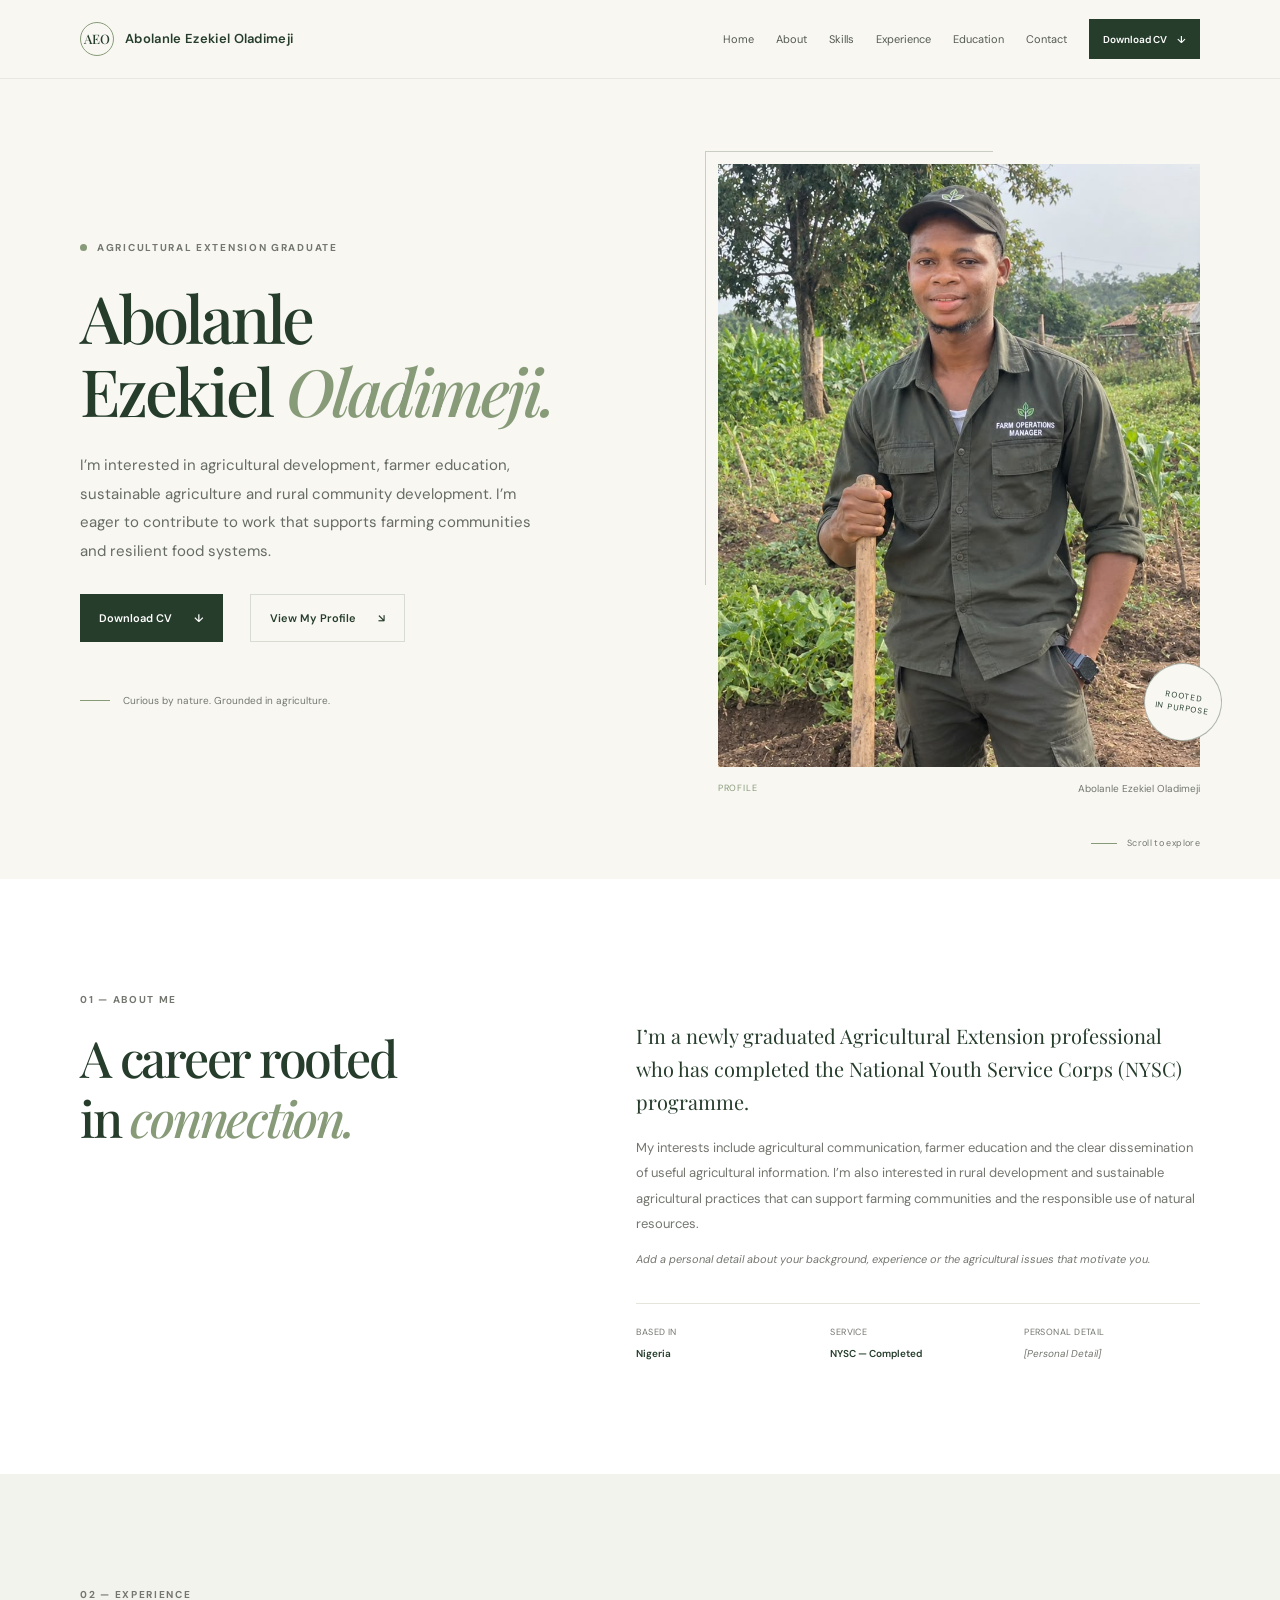
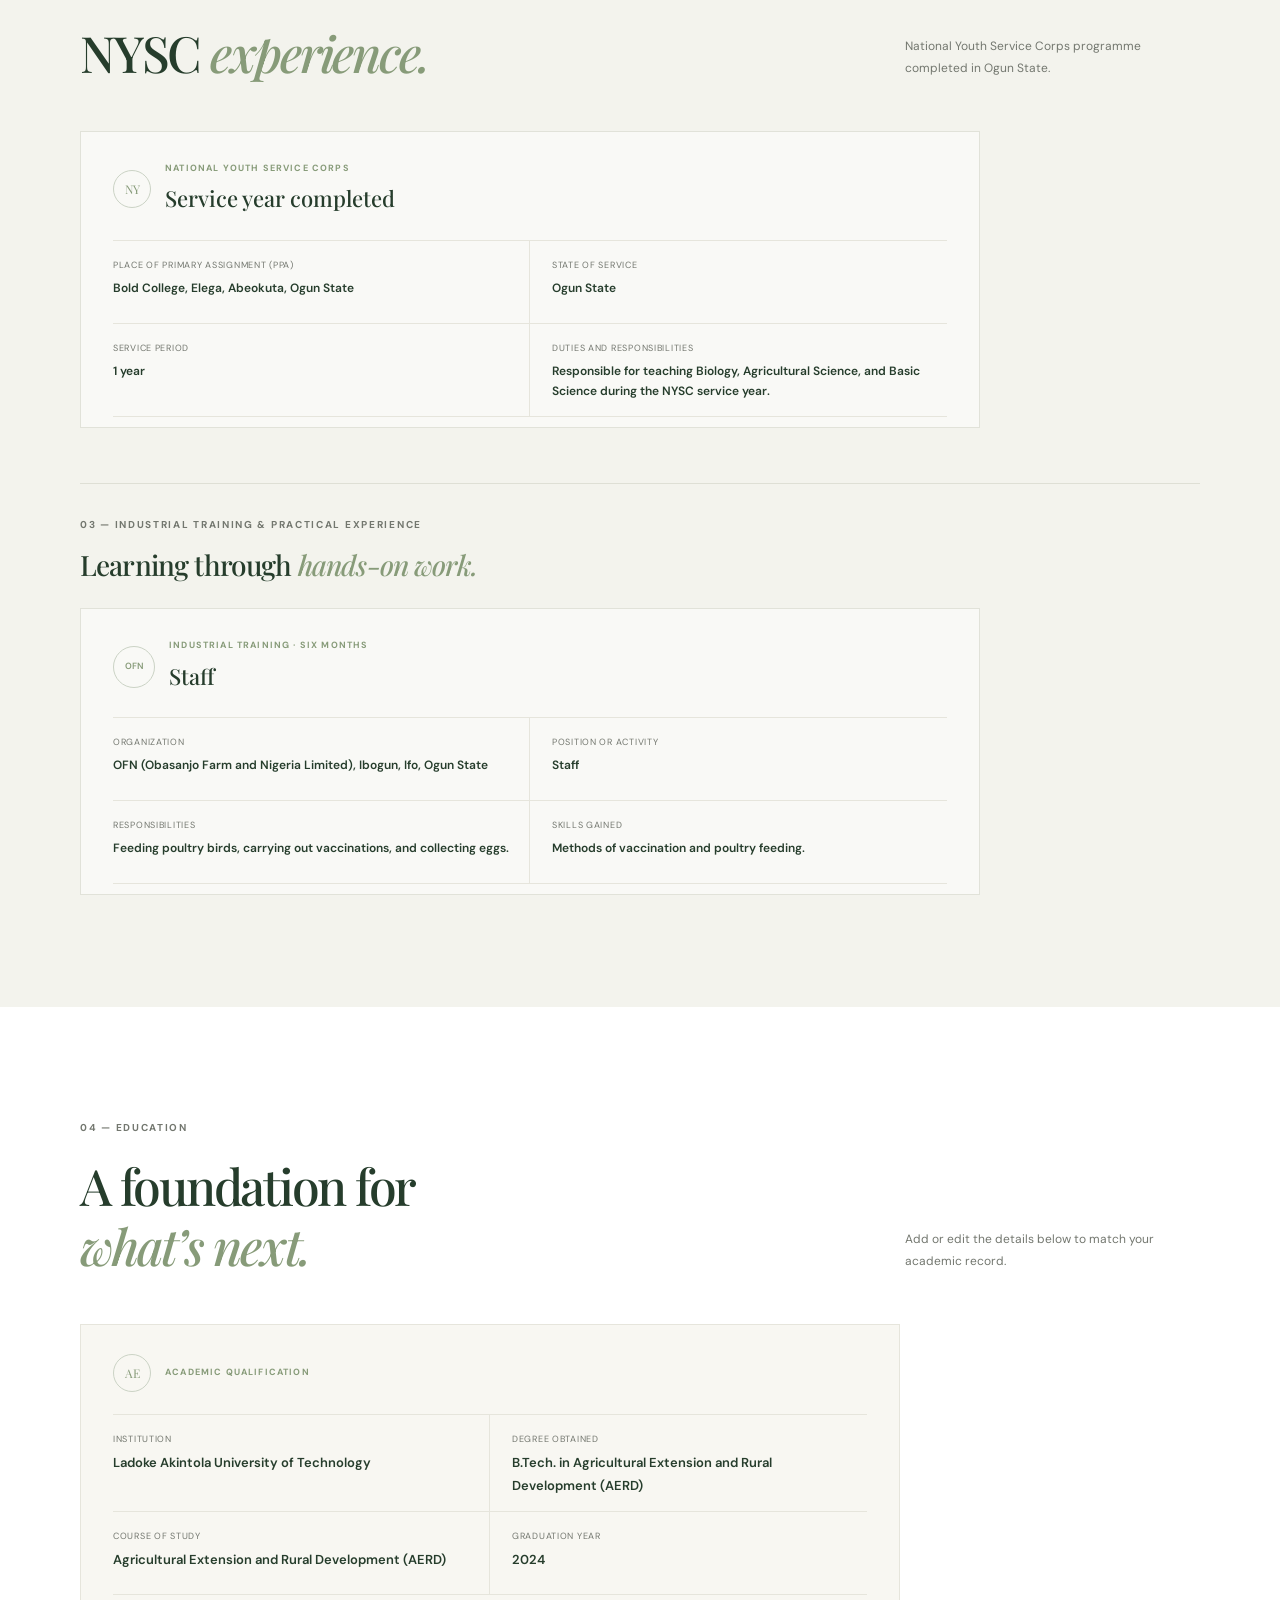
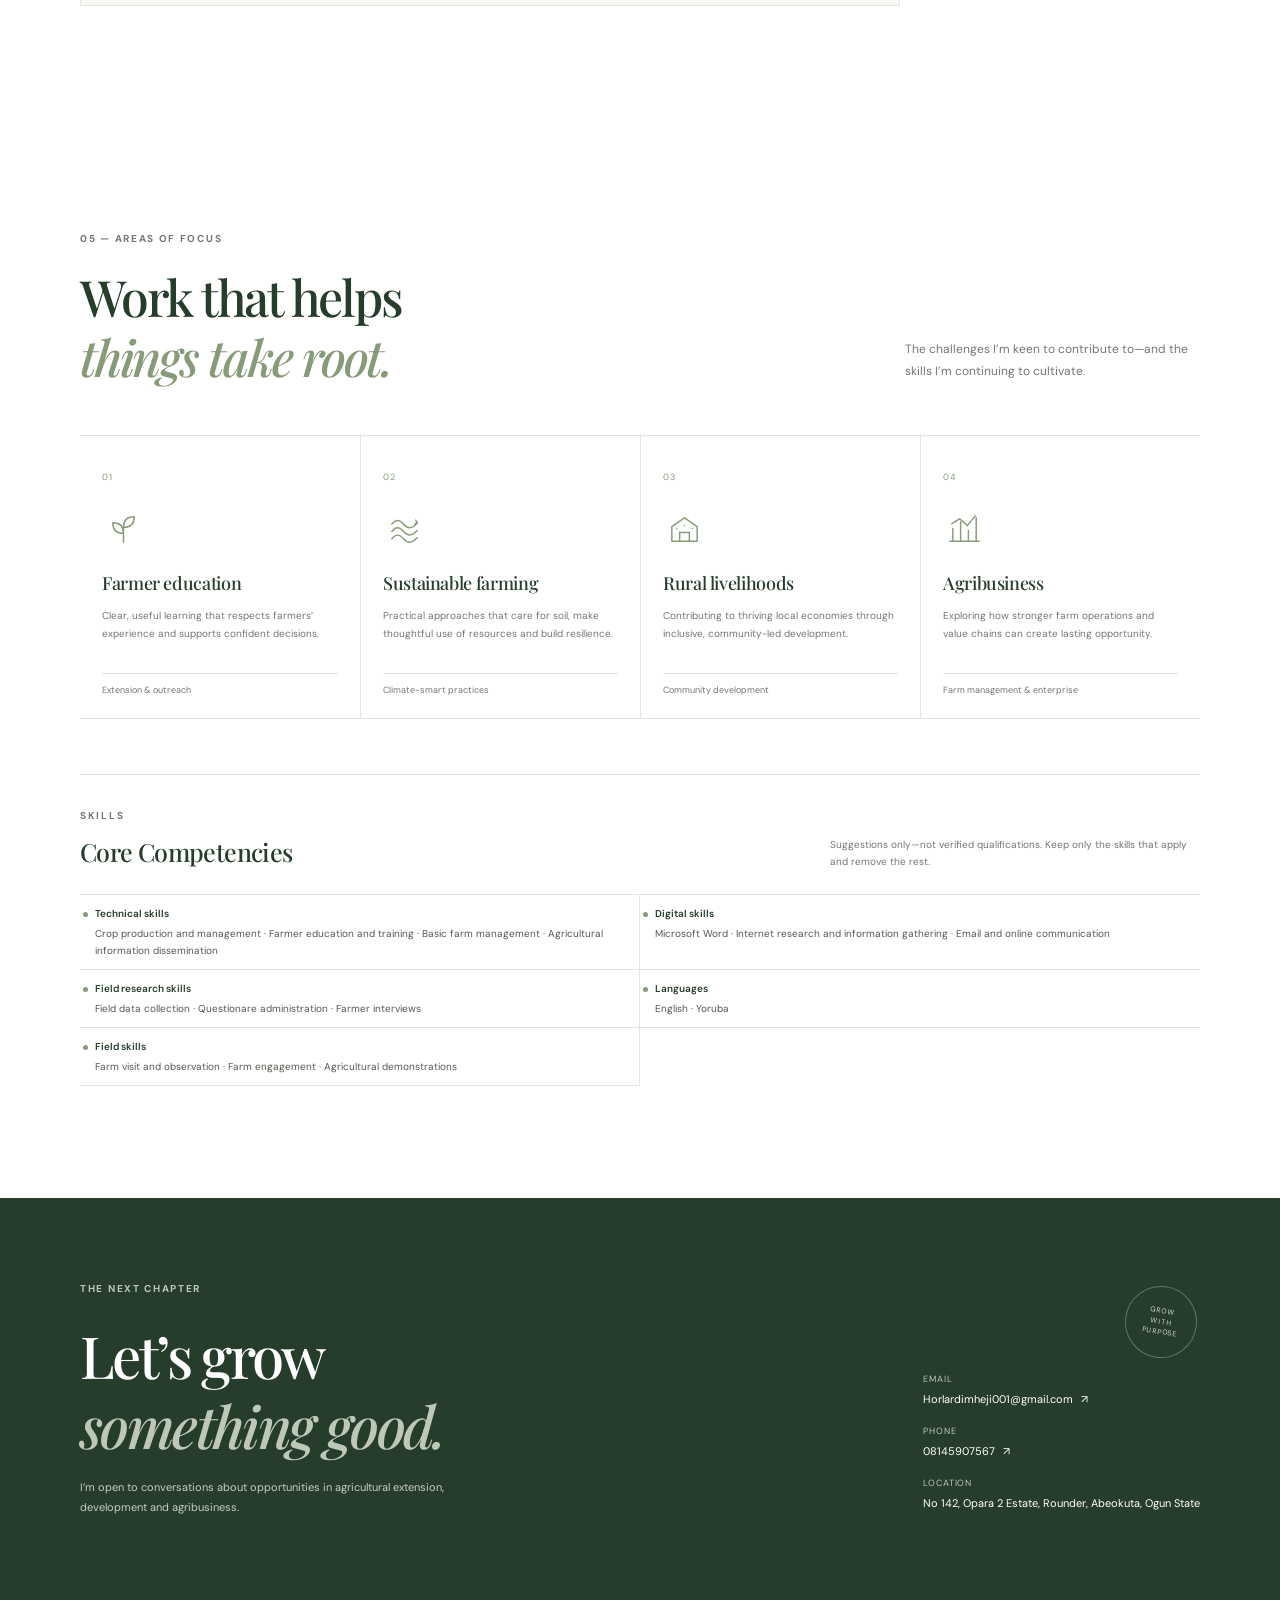
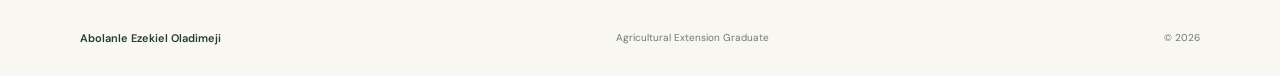
<file: index.html>
<!doctype html>
<!-- Update personal details on elements marked data-edit; keep real values here, not visible placeholders. -->
<html lang="en">
<head>
  <meta charset="utf-8">
  <meta name="viewport" content="width=device-width, initial-scale=1">
  <meta name="theme-color" content="#f8f7f2">
  <meta name="description" content="A portfolio for Abolanle Ezekiel Oladimeji, an Agricultural Extension professional interested in sustainable agriculture and rural development.">
  <title>Abolanle Ezekiel Oladimeji — Agricultural Extension</title>
  <link rel="preconnect" href="https://fonts.googleapis.com">
  <link rel="preconnect" href="https://fonts.gstatic.com" crossorigin>
  <link href="https://fonts.googleapis.com/css2?family=DM+Sans:wght@400;500;600;700&family=Playfair+Display:wght@500;600&display=swap" rel="stylesheet">
  <link rel="stylesheet" href="style.css">
  <script src="script.js" defer></script>
</head>
<body>
  <a class="skip-link" href="#main">Skip to content</a>

  <header class="site-header">
    <div class="container header-inner">
      <a class="brand" href="#home" aria-label="Abolanle Ezekiel Oladimeji, home">
        <span class="brand-mark" aria-hidden="true">AEO</span>
        <span data-edit="[Full Name]">Abolanle Ezekiel Oladimeji</span>
      </a>

      <button class="menu-toggle" type="button" aria-label="Open navigation" aria-expanded="false" aria-controls="primary-navigation">
        <span class="menu-icon" aria-hidden="true"></span>
      </button>

      <nav class="primary-navigation" id="primary-navigation" aria-label="Main navigation">
        <a href="#home">Home</a>
        <a href="#about">About</a>
        <a href="#skills">Skills</a>
        <a href="#experience">Experience</a>
        <a href="#education">Education</a>
        <a href="#contact">Contact</a>
        <a class="nav-download" href="assets/abolanle-ezekiel-oladimeji-cv.pdf" download="Abolanle-Ezekiel-Oladimeji-CV.pdf">Download CV <span aria-hidden="true">↓</span></a>
      </nav>
    </div>
  </header>

  <main id="main">
    <section class="hero section" id="home">
      <div class="container hero-grid">
        <div class="hero-copy">
          <p class="eyebrow"><span class="status-dot" aria-hidden="true"></span> Agricultural Extension Graduate</p>
          <h1 data-edit="[Full Name]">Abolanle<br>Ezekiel <em>Oladimeji.</em></h1>
          <p class="hero-intro">I’m interested in agricultural development, farmer education, sustainable agriculture and rural community development. I’m eager to contribute to work that supports farming communities and resilient food systems.</p>
          <div class="hero-actions">
            <a class="button button-primary" href="assets/abolanle-ezekiel-oladimeji-cv.pdf" download="Abolanle-Ezekiel-Oladimeji-CV.pdf">Download CV <span aria-hidden="true">↓</span></a>
            <a class="button button-secondary" href="#about">View My Profile <span aria-hidden="true">↘</span></a>
          </div>
          <div class="hero-note">
            <span class="note-line" aria-hidden="true"></span>
            <p>Curious by nature. Grounded in agriculture.</p>
          </div>
        </div>

        <div class="hero-art">
          <img src="assets/abolanle-ezekiel-oladimeji.jpg" alt="Profile photograph of Abolanle Ezekiel Oladimeji outdoors in a cultivated field">
          <div class="art-caption">
            <span class="caption-index">PROFILE</span>
            <span>Abolanle Ezekiel Oladimeji</span>
          </div>
          <span class="art-stamp" aria-hidden="true">ROOTED<br>IN PURPOSE</span>
        </div>
      </div>
      <a class="scroll-cue" href="#about"><span></span> Scroll to explore</a>
    </section>

    <section class="section about-section" id="about">
      <div class="container about-grid">
        <div class="section-heading">
          <p class="eyebrow">01 — About me</p>
          <h2>A career rooted<br>in <em>connection.</em></h2>
        </div>
        <div class="about-copy">
          <p class="lead">I’m a newly graduated Agricultural Extension professional who has completed the National Youth Service Corps (NYSC) programme.</p>
          <p>My interests include agricultural communication, farmer education and the clear dissemination of useful agricultural information. I’m also interested in rural development and sustainable agricultural practices that can support farming communities and the responsible use of natural resources.</p>
          <p class="editable-prompt">Add a personal detail about your background, experience or the agricultural issues that motivate you.</p>
          <div class="about-facts">
            <div><span class="fact-label">Based in</span><span>Nigeria</span></div>
            <div><span class="fact-label">Service</span><span>NYSC — Completed</span></div>
            <div><span class="fact-label">Personal detail</span><span class="placeholder-text" data-edit="[Personal Detail]">[Personal Detail]</span></div>
          </div>
        </div>
      </div>
    </section>

    <section class="section experience-section" id="experience">
      <div class="container">
        <div class="section-heading section-heading-row">
          <div>
            <p class="eyebrow">02 — Experience</p>
            <h2>NYSC <em>experience.</em></h2>
          </div>
          <p class="section-aside">National Youth Service Corps programme completed in Ogun State.</p>
        </div>

        <article class="nysc-card">
          <div class="nysc-card-heading">
            <span class="education-mark" aria-hidden="true">NY</span>
            <div>
              <p class="card-kicker">National Youth Service Corps</p>
              <h3>Service year completed</h3>
            </div>
          </div>
          <dl class="nysc-details">
            <div><dt>Place of primary assignment (PPA)</dt><dd data-edit="[NYSC Organization]">Bold College, Elega, Abeokuta, Ogun State</dd></div>
            <div><dt>State of service</dt><dd data-edit="[NYSC State]">Ogun State</dd></div>
            <div><dt>Service period</dt><dd data-edit="[NYSC Service Period]">1 year</dd></div>
            <div class="nysc-duties"><dt>Duties and responsibilities</dt><dd data-edit="[NYSC Duties]">Responsible for teaching Biology, Agricultural Science, and Basic Science during the NYSC service year.</dd></div>
          </dl>
        </article>

        <div class="training-heading">
          <p class="eyebrow">03 — Industrial training & practical experience</p>
          <h3>Learning through <em>hands-on work.</em></h3>
        </div>
        <article class="training-card">
          <div class="training-card-heading">
            <span class="education-mark" aria-hidden="true">OFN</span>
            <div>
              <p class="card-kicker">Industrial training · Six months</p>
              <h3>Staff</h3>
            </div>
          </div>
          <dl class="training-details">
            <div class="training-organization"><dt>Organization</dt><dd data-edit="[Training Organization]">OFN (Obasanjo Farm and Nigeria Limited), Ibogun, Ifo, Ogun State</dd></div>
            <div><dt>Position or activity</dt><dd data-edit="[Position or Activity]">Staff</dd></div>
            <div class="training-responsibilities"><dt>Responsibilities</dt><dd data-edit="[Training Responsibilities]">Feeding poultry birds, carrying out vaccinations, and collecting eggs.</dd></div>
            <div class="training-skills"><dt>Skills gained</dt><dd data-edit="[Skills Gained]">Methods of vaccination and poultry feeding.</dd></div>
          </dl>
        </article>

      </div>
    </section>

    <section class="section education-section" id="education">
      <div class="container">
        <div class="section-heading section-heading-row">
          <div>
            <p class="eyebrow">04 — Education</p>
            <h2>A foundation for<br><em>what’s next.</em></h2>
          </div>
          <p class="section-aside">Add or edit the details below to match your academic record.</p>
        </div>
        <article class="education-card">
          <div class="education-card-heading">
            <span class="education-mark" aria-hidden="true">AE</span>
            <span class="card-kicker">Academic qualification</span>
          </div>
          <dl class="education-details">
            <div><dt>Institution</dt><dd data-edit="[University Name]">Ladoke Akintola University of Technology</dd></div>
            <div><dt>Degree obtained</dt><dd data-edit="[Degree Obtained]">B.Tech. in Agricultural Extension and Rural Development (AERD)</dd></div>
            <div><dt>Course of study</dt><dd data-edit="[Course of Study]">Agricultural Extension and Rural Development (AERD)</dd></div>
            <div><dt>Graduation year</dt><dd data-edit="[Graduation Year]">2024</dd></div>
          </dl>
        </article>
      </div>
    </section>

    <section class="section focus-section" id="skills">
      <div class="container">
        <div class="section-heading section-heading-row">
          <div>
            <p class="eyebrow">05 — Areas of focus</p>
            <h2>Work that helps<br><em>things take root.</em></h2>
          </div>
          <p class="section-aside">The challenges I’m keen to contribute to—and the skills I’m continuing to cultivate.</p>
        </div>

        <div class="focus-grid">
          <article class="focus-card">
            <span class="focus-index">01</span>
            <div class="focus-icon" aria-hidden="true">
              <svg viewBox="0 0 40 40" fill="none"><path d="M20 33V17m0 7c-7 0-11-4-11-11 7 0 11 4 11 11Zm0-6c0-7 4-11 11-11 0 7-4 11-11 11Z" stroke="currentColor" stroke-width="1.5" stroke-linecap="round" stroke-linejoin="round"/></svg>
            </div>
            <h3>Farmer education</h3>
            <p>Clear, useful learning that respects farmers’ experience and supports confident decisions.</p>
            <span class="focus-bottom">Extension & outreach</span>
          </article>
          <article class="focus-card">
            <span class="focus-index">02</span>
            <div class="focus-icon" aria-hidden="true">
              <svg viewBox="0 0 40 40" fill="none"><path d="M7 29.5c4-5 7.5-5 12 0s8 5 14-1M7 22c4-5 7.5-5 12 0s8 5 14-1M7 14.5c4-5 7.5-5 12 0s8 5 14-1" stroke="currentColor" stroke-width="1.5" stroke-linecap="round"/><path d="M31.5 10.5 33 13l-2.5 1.5" stroke="currentColor" stroke-width="1.5" stroke-linecap="round" stroke-linejoin="round"/></svg>
            </div>
            <h3>Sustainable farming</h3>
            <p>Practical approaches that care for soil, make thoughtful use of resources and build resilience.</p>
            <span class="focus-bottom">Climate-smart practices</span>
          </article>
          <article class="focus-card">
            <span class="focus-index">03</span>
            <div class="focus-icon" aria-hidden="true">
              <svg viewBox="0 0 40 40" fill="none"><path d="M7 32V17l13-9 13 9v15H7Z" stroke="currentColor" stroke-width="1.5" stroke-linejoin="round"/><path d="M15 32v-9h10v9M12 19h.01M20 16h.01M28 19h.01" stroke="currentColor" stroke-width="1.5" stroke-linecap="round"/></svg>
            </div>
            <h3>Rural livelihoods</h3>
            <p>Contributing to thriving local economies through inclusive, community-led development.</p>
            <span class="focus-bottom">Community development</span>
          </article>
          <article class="focus-card">
            <span class="focus-index">04</span>
            <div class="focus-icon" aria-hidden="true">
              <svg viewBox="0 0 40 40" fill="none"><path d="M8 32V19m8 13V12m8 20V21m8 11V8M5 32h30" stroke="currentColor" stroke-width="1.5" stroke-linecap="round" stroke-linejoin="round"/><path d="m7 14 8-5 8 7 8-10" stroke="currentColor" stroke-width="1.5" stroke-linecap="round" stroke-linejoin="round"/></svg>
            </div>
            <h3>Agribusiness</h3>
            <p>Exploring how stronger farm operations and value chains can create lasting opportunity.</p>
            <span class="focus-bottom">Farm management & enterprise</span>
          </article>
        </div>

        <div class="competencies">
          <div class="competencies-heading">
            <div>
              <p class="eyebrow">Skills</p>
              <h3>Core Competencies</h3>
            </div>
            <p class="competencies-note">Suggestions only—not verified qualifications. Keep only the skills that apply and remove the rest.</p>
          </div>
          <ul class="competencies-list">
            <li><strong>Technical skills</strong><span>Crop production and management · Farmer education and training · Basic farm management · Agricultural information dissemination</span></li>
            <li><strong>Digital skills</strong><span>Microsoft Word · Internet research and information gathering · Email and online communication</span></li>
            <li><strong>Field research skills</strong><span>Field data collection · Questionare administration · Farmer interviews</span></li>
            <li><strong>Languages</strong><span>English · Yoruba</span></li>
            <li><strong>Field skills</strong><span>Farm visit and observation · Farm engagement · Agricultural demonstrations</span></li>
          </ul>
        </div>
      </div>
    </section>

    <section class="contact-section" id="contact">
      <div class="container contact-inner">
        <div>
          <p class="eyebrow eyebrow-light">The next chapter</p>
          <h2>Let’s grow<br><em>something good.</em></h2>
          <p class="contact-intro">I’m open to conversations about opportunities in agricultural extension, development and agribusiness.</p>
        </div>
        <div class="contact-action">
          <a class="contact-detail" data-edit="[Email Address]" href="mailto:Horlardimheji001@gmail.com?subject=Hello%20Abolanle%20Ezekiel%20Oladimeji">
            <span class="contact-label">Email</span>
            <span>Horlardimheji001@gmail.com <span aria-hidden="true">↗</span></span>
          </a>
          <a class="contact-detail" data-edit="[Phone Number]" href="tel:+2348145907567">
            <span class="contact-label">Phone</span>
            <span>08145907567 <span aria-hidden="true">↗</span></span>
          </a>
          <div class="contact-detail contact-location">
            <span class="contact-label">Location</span>
            <span data-edit="[Location]">No 142, Opara 2 Estate, Rounder, Abeokuta, Ogun State</span>
          </div>
        </div>
        <div class="contact-seal" aria-hidden="true">GROW<br>WITH<br>PURPOSE</div>
      </div>
    </section>
  </main>

  <footer class="site-footer">
    <div class="container footer-inner">
      <span class="footer-name" data-edit="[Full Name]">Abolanle Ezekiel Oladimeji</span>
      <span class="footer-title">Agricultural Extension Graduate</span>
      <span class="copyright">© <span id="current-year"></span></span>
    </div>
  </footer>
</body>
</html>
</file>
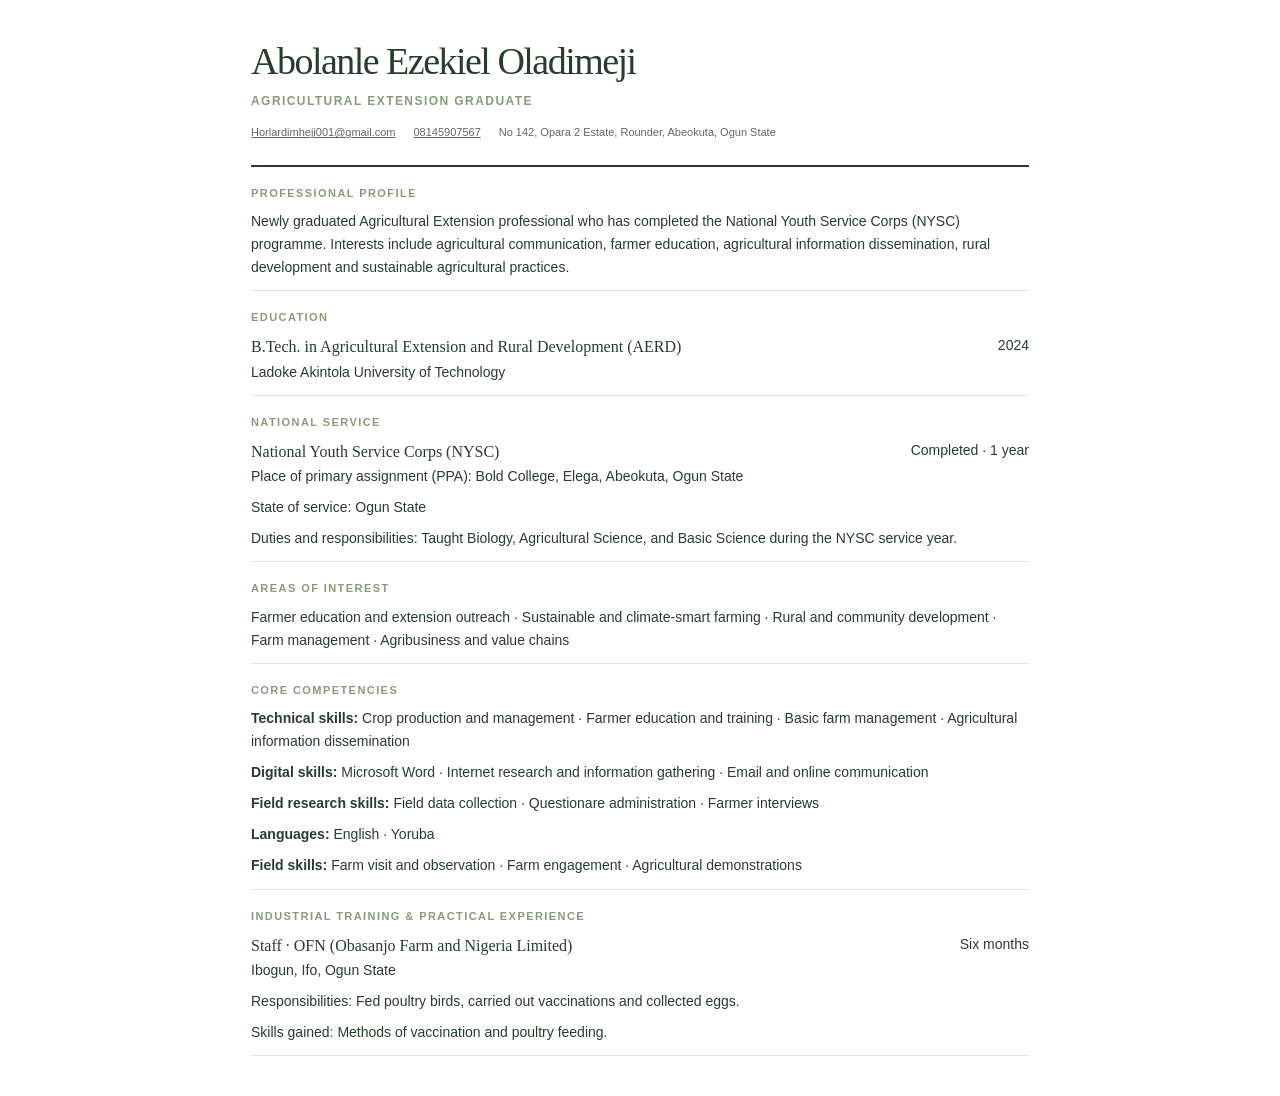
<file: assets/abolanle-ezekiel-cv.html>
<!doctype html>
<!-- Edit supplied personal details on elements marked data-edit; do not leave bracket labels as displayed CV text. -->
<html lang="en">
<head>
  <meta charset="utf-8">
  <meta name="viewport" content="width=device-width, initial-scale=1">
  <meta name="description" content="Curriculum vitae for Abolanle Ezekiel Oladimeji, Agricultural Extension graduate.">
  <title>Abolanle Ezekiel Oladimeji — CV</title>
  <style>
    :root { --forest: #263d2c; --sage: #879b79; --muted: #62685f; --line: #e1e4dc; }
    * { box-sizing: border-box; }
    body { max-width: 850px; margin: 40px auto; padding: 0 36px; color: var(--forest); font: 14px/1.65 Arial, sans-serif; }
    header { padding-bottom: 23px; border-bottom: 2px solid var(--forest); }
    h1 { margin: 0; font: 500 38px/1.15 Georgia, serif; letter-spacing: -.04em; }
    .role { margin: 8px 0 0; color: var(--sage); font-size: 12px; font-weight: bold; letter-spacing: .12em; text-transform: uppercase; }
    .contact { display: flex; flex-wrap: wrap; gap: 4px 18px; margin: 12px 0 0; color: var(--muted); font-size: 11px; font-style: normal; }
    .contact a { color: inherit; }
    section { padding: 17px 0 3px; border-bottom: 1px solid var(--line); }
    h2 { margin: 0 0 8px; color: var(--sage); font-size: 11px; letter-spacing: .13em; text-transform: uppercase; }
    p { margin: 0 0 8px; }
    .entry { display: flex; justify-content: space-between; gap: 20px; }
    .entry strong { font-family: Georgia, serif; font-size: 16px; font-weight: 500; }
    ul { margin: 5px 0 8px; padding-left: 18px; }
    @page {
      size: A4;
      margin: 14mm;
    }
    @media print {
      body { width: auto; max-width: none; margin: 0; padding: 0; font-size: 10.5px; line-height: 1.45; }
      header { padding-bottom: 12px; }
      h1 { font-size: 26px; }
      section { padding: 9px 0 2px; break-inside: avoid; }
      h2 { margin-bottom: 5px; }
      p { margin-bottom: 5px; }
      a { color: inherit; text-decoration: none; }
      * { print-color-adjust: exact; -webkit-print-color-adjust: exact; }
    }
  </style>
</head>
<body>
  <header>
    <h1 data-edit="[Full Name]">Abolanle Ezekiel Oladimeji</h1>
    <p class="role">Agricultural Extension Graduate</p>
    <address class="contact">
      <a data-edit="[Email Address]" href="mailto:Horlardimheji001@gmail.com">Horlardimheji001@gmail.com</a>
      <a data-edit="[Phone Number]" href="tel:+2348145907567">08145907567</a>
      <span data-edit="[Location]">No 142, Opara 2 Estate, Rounder, Abeokuta, Ogun State</span>
    </address>
  </header>
  <main>
    <section>
      <h2>Professional Profile</h2>
      <p>Newly graduated Agricultural Extension professional who has completed the National Youth Service Corps (NYSC) programme. Interests include agricultural communication, farmer education, agricultural information dissemination, rural development and sustainable agricultural practices.</p>
    </section>
    <section>
      <h2>Education</h2>
      <div class="entry"><strong data-edit="[Degree Obtained]">B.Tech. in Agricultural Extension and Rural Development (AERD)</strong><span data-edit="[Graduation Year]">2024</span></div>
      <p data-edit="[University Name]">Ladoke Akintola University of Technology</p>
    </section>
    <section>
      <h2>National Service</h2>
      <div class="entry"><strong>National Youth Service Corps (NYSC)</strong><span>Completed · 1 year</span></div>
      <p>Place of primary assignment (PPA): <span data-edit="[NYSC Organization]">Bold College, Elega, Abeokuta, Ogun State</span></p>
      <p>State of service: <span data-edit="[NYSC State]">Ogun State</span></p>
      <p>Duties and responsibilities: <span data-edit="[NYSC Duties]">Taught Biology, Agricultural Science, and Basic Science during the NYSC service year.</span></p>
    </section>
    <section>
      <h2>Areas of Interest</h2>
      <p>Farmer education and extension outreach · Sustainable and climate-smart farming · Rural and community development · Farm management · Agribusiness and value chains</p>
    </section>
    <section>
      <h2>Core Competencies</h2>
      <p><strong>Technical skills:</strong> Crop production and management · Farmer education and training · Basic farm management · Agricultural information dissemination</p>
      <p><strong>Digital skills:</strong> Microsoft Word · Internet research and information gathering · Email and online communication</p>
      <p><strong>Field research skills:</strong> Field data collection · Questionare administration · Farmer interviews</p>
      <p><strong>Languages:</strong> English · Yoruba</p>
      <p><strong>Field skills:</strong> Farm visit and observation · Farm engagement · Agricultural demonstrations</p>
    </section>
    <section>
      <h2>Industrial Training & Practical Experience</h2>
      <div class="entry"><strong><span data-edit="[Position or Activity]">Staff</span> · <span data-edit="[Training Organization]">OFN (Obasanjo Farm and Nigeria Limited)</span></strong><span>Six months</span></div>
      <p>Ibogun, Ifo, Ogun State</p>
      <p>Responsibilities: <span data-edit="[Training Responsibilities]">Fed poultry birds, carried out vaccinations and collected eggs.</span></p>
      <p>Skills gained: <span data-edit="[Skills Gained]">Methods of vaccination and poultry feeding.</span></p>
    </section>
  </main>
</body>
</html>
</file>
<file: style.css>
:root {
  color-scheme: light;
  --forest: #263d2c;
  --sage: #879b79;
  --cream: #f8f7f2;
  --white: #fff;
  --muted: #73776f;
  --line: #e6e5dc;
  --serif: "Playfair Display", Georgia, serif;
  --sans: "DM Sans", "Segoe UI", sans-serif;
  --content-width: 1120px;
}

* { box-sizing: border-box; }

html { scroll-behavior: smooth; scroll-padding-top: 84px; }

body {
  margin: 0;
  background: var(--cream);
  color: var(--forest);
  font-family: var(--sans);
  font-size: 15px;
  line-height: 1.7;
  -webkit-font-smoothing: antialiased;
}

a { color: inherit; text-decoration: none; }
button { font: inherit; }
img, svg { display: block; }

.container { width: min(var(--content-width), calc(100% - 64px)); margin-inline: auto; }
.section { padding-block: 112px; }
.sr-only, .skip-link:not(:focus) { position: absolute; width: 1px; height: 1px; padding: 0; margin: -1px; overflow: hidden; clip: rect(0, 0, 0, 0); white-space: nowrap; border: 0; }
.skip-link:focus { position: fixed; z-index: 20; top: 12px; left: 12px; padding: 10px 14px; background: var(--white); }

.site-header { position: sticky; z-index: 10; top: 0; background: rgba(248, 247, 242, .96); border-bottom: 1px solid rgba(38, 61, 44, .08); }
.header-inner, .primary-navigation, .brand { display: flex; align-items: center; }
.header-inner { min-height: 78px; justify-content: space-between; }
.brand { gap: 11px; font-size: 13px; font-weight: 600; letter-spacing: .025em; }
.brand-mark { display: grid; width: 34px; height: 34px; place-items: center; border: 1px solid var(--sage); border-radius: 50%; font-family: var(--serif); font-size: 13px; font-weight: 500; }
.brand-divider { padding-inline: 4px; color: var(--sage); }
.primary-navigation { gap: 22px; color: #555b52; font-size: 11px; }
.primary-navigation a { transition: color .2s ease; }
.primary-navigation a:hover, .text-link:hover, .back-to-top:hover { color: var(--sage); }
.primary-navigation .nav-download { display: inline-flex; min-height: 40px; align-items: center; gap: 9px; padding: 0 14px; background: var(--forest); color: var(--white); font-size: 10px; font-weight: 600; }
.primary-navigation .nav-download:hover { background: #344f3b; color: var(--white); }
.nav-download span, .text-link span { margin-left: 1px; }
.menu-toggle { display: none; }
:focus-visible { outline: 2px solid var(--sage); outline-offset: 4px; }

.hero { position: relative; padding-top: 72px; padding-bottom: 82px; }
.hero-grid { display: grid; grid-template-columns: 1.06fr .94fr; align-items: center; gap: 66px; }
.eyebrow { margin: 0 0 24px; color: var(--muted); font-size: 10px; font-weight: 700; letter-spacing: .17em; text-transform: uppercase; }
.hero-copy .eyebrow { display: flex; align-items: center; gap: 10px; }
.status-dot { width: 7px; height: 7px; border-radius: 50%; background: var(--sage); }
h1, h2, h3, p { margin-top: 0; }
h1, h2 { font-family: var(--serif); font-weight: 500; letter-spacing: -.045em; }
h1 { margin-bottom: 25px; font-size: clamp(44px, 5.1vw, 66px); line-height: 1.12; }
h1 em, h2 em { color: var(--sage); font-weight: 500; }
.hero-intro { max-width: 475px; margin-bottom: 29px; color: #666c63; font-size: 15px; line-height: 1.9; }
.hero-actions { display: flex; align-items: center; gap: 27px; }
.button { display: inline-flex; min-height: 48px; align-items: center; justify-content: center; gap: 22px; padding: 0 19px; font-size: 11px; font-weight: 600; transition: transform .2s ease, background-color .2s ease; }
.button:hover { transform: translateY(-2px); }
.button-primary { background: var(--forest); color: var(--white); }
.button-primary:hover { background: #344f3b; }
.button-secondary { border: 1px solid #d8dbd1; color: var(--forest); }
.button-secondary:hover { border-color: var(--sage); }
.text-link { font-size: 11px; font-weight: 600; }
.hero-note { display: flex; align-items: center; gap: 13px; margin-top: 50px; color: var(--muted); font-size: 10px; }
.hero-note p { margin: 0; }
.note-line { width: 30px; height: 1px; background: var(--sage); }
.hero-art { position: relative; padding: 13px 0 0 13px; }
.hero-art::before { position: absolute; top: 0; left: 0; width: 58%; height: 67%; border-top: 1px solid #c8cec1; border-left: 1px solid #c8cec1; content: ""; }
.hero-art img { position: relative; width: 100%; aspect-ratio: 4 / 5; object-fit: cover; background: #e9eee4; }
.art-caption { display: flex; align-items: center; justify-content: space-between; margin-top: 13px; color: var(--muted); font-size: 10px; }
.caption-index { color: var(--sage); font-size: 9px; letter-spacing: .1em; }
.art-stamp { position: absolute; right: -22px; bottom: 56px; display: grid; width: 78px; height: 78px; align-content: center; border: 1px solid rgba(38, 61, 44, .35); border-radius: 50%; background: var(--cream); color: var(--forest); font-size: 8px; line-height: 1.5; letter-spacing: .11em; text-align: center; transform: rotate(8deg); }
.scroll-cue { position: absolute; right: max(32px, calc((100vw - var(--content-width)) / 2)); bottom: 28px; display: flex; align-items: center; gap: 10px; color: var(--muted); font-size: 9px; letter-spacing: .04em; }
.scroll-cue span { width: 26px; height: 1px; background: var(--sage); }

.about-section { background: var(--white); }
.about-grid { display: grid; grid-template-columns: .9fr 1.1fr; gap: 95px; }
.section-heading .eyebrow { margin-bottom: 20px; }
h2 { margin-bottom: 0; font-size: clamp(37px, 4.1vw, 50px); line-height: 1.2; }
.about-copy { padding-top: 28px; }
.about-copy p { color: var(--muted); font-size: 13px; line-height: 1.95; }
.about-copy .lead { margin-bottom: 17px; color: var(--forest); font-family: var(--serif); font-size: 20px; line-height: 1.65; }
.about-copy .editable-prompt { margin: 0; color: var(--muted); font-size: 11px; font-style: italic; }
.about-facts { display: grid; grid-template-columns: repeat(3, 1fr); gap: 18px; margin-top: 32px; padding-top: 21px; border-top: 1px solid var(--line); }
.about-facts div { display: flex; flex-direction: column; gap: 5px; font-size: 10px; font-weight: 600; }
.fact-label { color: var(--muted); font-size: 9px; font-weight: 400; letter-spacing: .05em; text-transform: uppercase; }
.placeholder-text { color: var(--muted); font-style: italic; font-weight: 400; }

.experience-section { background: #f3f3ed; }
.section-heading-row { display: flex; align-items: end; justify-content: space-between; gap: 40px; margin-bottom: 48px; }
.section-aside { max-width: 295px; margin: 0 0 4px; color: var(--muted); font-size: 12px; line-height: 1.8; }
.experience-card { display: grid; grid-template-columns: 190px 1fr 42px; gap: 33px; padding: 32px 30px; border: 1px solid #e1e2d9; background: rgba(255, 255, 255, .48); }
.experience-card + .experience-card { margin-top: 12px; }
.experience-date { display: flex; align-items: flex-start; gap: 10px; padding-top: 3px; color: var(--muted); font-size: 10px; }
.date-mark { width: 7px; height: 7px; margin-top: 7px; border-radius: 50%; background: var(--sage); }
.card-kicker { margin-bottom: 7px; color: var(--sage); font-size: 9px; font-weight: 700; letter-spacing: .13em; text-transform: uppercase; }
.experience-content h3, .focus-card h3 { margin-bottom: 10px; font-family: var(--serif); font-size: 22px; font-weight: 500; letter-spacing: -.02em; }
.experience-content > p:not(.card-kicker) { max-width: 610px; margin-bottom: 15px; color: var(--muted); font-size: 11px; line-height: 1.8; }
.tag-list { display: flex; flex-wrap: wrap; gap: 7px; }
.tag-list span { padding: 4px 9px; border: 1px solid #e0e2d8; color: #60665d; font-size: 9px; }
.experience-number { color: #bec6b7; font-family: var(--serif); font-size: 22px; }

.nysc-card { max-width: 900px; padding: 29px 32px 10px; border: 1px solid #e1e2d9; background: rgba(255, 255, 255, .48); }
.nysc-card-heading { display: flex; align-items: center; gap: 14px; padding-bottom: 22px; border-bottom: 1px solid var(--line); }
.nysc-card-heading .card-kicker { margin: 0 0 4px; }
.nysc-card-heading h3 { margin: 0; font-family: var(--serif); font-size: 22px; font-weight: 500; }
.nysc-details { display: grid; grid-template-columns: repeat(2, minmax(0, 1fr)); margin: 0; }
.nysc-details div { min-height: 83px; padding: 17px 18px 14px 0; border-bottom: 1px solid var(--line); }
.nysc-details div:nth-child(odd) { border-right: 1px solid var(--line); }
.nysc-details div:nth-child(even) { padding-left: 22px; }
.nysc-details dt { margin-bottom: 5px; color: var(--muted); font-size: 9px; letter-spacing: .08em; text-transform: uppercase; }
.nysc-details dd { margin: 0; font-size: 12px; font-weight: 600; }
.training-heading { margin: 55px 0 20px; padding-top: 32px; border-top: 1px solid #dedfd5; }
.training-heading .eyebrow { margin-bottom: 8px; }
.training-heading h3 { margin: 0; font-family: var(--serif); font-size: 28px; font-weight: 500; letter-spacing: -.03em; }
.training-heading h3 em { color: var(--sage); font-weight: 500; }
.training-card { max-width: 900px; padding: 29px 32px 10px; border: 1px solid #e1e2d9; background: rgba(255, 255, 255, .48); }
.training-card-heading { display: flex; align-items: center; gap: 14px; padding-bottom: 22px; border-bottom: 1px solid var(--line); }
.training-card-heading .education-mark { width: 42px; height: 42px; font-family: var(--sans); font-size: 9px; font-weight: 600; }
.training-card-heading .card-kicker { margin: 0 0 4px; }
.training-card-heading h3 { margin: 0; font-family: var(--serif); font-size: 22px; font-weight: 500; }
.training-details { display: grid; grid-template-columns: repeat(2, minmax(0, 1fr)); margin: 0; }
.training-details div { min-height: 83px; padding: 17px 18px 14px 0; border-bottom: 1px solid var(--line); }
.training-details div:nth-child(odd) { border-right: 1px solid var(--line); }
.training-details div:nth-child(even) { padding-left: 22px; }
.training-details dt { margin-bottom: 5px; color: var(--muted); font-size: 9px; letter-spacing: .08em; text-transform: uppercase; }
.training-details dd { margin: 0; font-size: 12px; font-weight: 600; }

.education-section { background: var(--white); }
.education-card { max-width: 820px; padding: 29px 32px 10px; border: 1px solid var(--line); background: var(--cream); }
.education-card-heading { display: flex; align-items: center; gap: 14px; padding-bottom: 22px; border-bottom: 1px solid var(--line); }
.education-card-heading .card-kicker { margin: 0; }
.education-mark { display: grid; width: 38px; height: 38px; place-items: center; border: 1px solid #cbd3c5; border-radius: 50%; color: var(--sage); font-family: var(--serif); font-size: 12px; }
.education-details { display: grid; grid-template-columns: repeat(2, minmax(0, 1fr)); margin: 0; }
.education-details div { min-height: 83px; padding: 17px 18px 14px 0; border-bottom: 1px solid var(--line); }
.education-details div:nth-child(odd) { border-right: 1px solid var(--line); }
.education-details div:nth-child(even) { padding-left: 22px; }
.education-details dt { margin-bottom: 5px; color: var(--muted); font-size: 9px; letter-spacing: .08em; text-transform: uppercase; }
.education-details dd { margin: 0; font-size: 13px; font-weight: 600; }

.focus-section { background: var(--white); }
.focus-grid { display: grid; grid-template-columns: repeat(4, 1fr); border-top: 1px solid var(--line); border-bottom: 1px solid var(--line); }
.focus-card { position: relative; min-height: 282px; padding: 27px 22px 22px; }
.focus-card + .focus-card { border-left: 1px solid var(--line); }
.focus-index { color: var(--sage); font-size: 9px; letter-spacing: .1em; }
.focus-icon { display: grid; width: 43px; height: 43px; place-items: center; margin: 20px 0 17px; color: var(--sage); }
.focus-icon svg { width: 39px; height: 39px; }
.focus-card h3 { margin-bottom: 8px; font-size: 18px; }
.focus-card p { margin-bottom: 24px; color: var(--muted); font-size: 10px; line-height: 1.85; }
.focus-bottom { position: absolute; right: 22px; bottom: 19px; left: 22px; padding-top: 9px; border-top: 1px solid var(--line); color: var(--muted); font-size: 9px; }
.competencies { margin-top: 55px; padding-top: 32px; border-top: 1px solid var(--line); }
.competencies-heading { display: flex; align-items: end; justify-content: space-between; gap: 30px; margin-bottom: 21px; }
.competencies-heading .eyebrow { margin-bottom: 7px; }
.competencies-heading h3 { margin: 0; font-family: var(--serif); font-size: 25px; font-weight: 500; letter-spacing: -.025em; }
.competencies-note { max-width: 370px; margin: 0 0 3px; color: var(--muted); font-size: 10px; line-height: 1.7; }
.competencies-list { display: grid; grid-template-columns: repeat(2, minmax(0, 1fr)); margin: 0; padding: 0; border-top: 1px solid var(--line); list-style: none; }
.competencies-list li { position: relative; display: flex; min-height: 49px; flex-direction: column; align-items: flex-start; gap: 3px; padding: 10px 13px 10px 15px; border-bottom: 1px solid var(--line); color: #53594f; font-size: 11px; }
.competencies-list li:nth-child(odd) { border-right: 1px solid var(--line); }
.competencies-list li::before { position: absolute; top: 17px; left: 3px; width: 5px; height: 5px; border-radius: 50%; background: var(--sage); content: ""; }
.competencies-list li strong { color: var(--forest); font-size: 10px; font-weight: 600; }
.competencies-list li span { color: #53594f; font-size: 10px; line-height: 1.7; }

.contact-section { padding-block: 82px; background: var(--forest); color: var(--white); }
.contact-inner { position: relative; display: flex; align-items: end; justify-content: space-between; gap: 50px; }
.eyebrow-light { color: #bdc8b8; }
.contact-section h2 { font-size: clamp(42px, 5vw, 58px); }
.contact-section h2 em { color: #bdc8b8; }
.contact-intro { max-width: 395px; margin: 18px 0 0; color: #c6cec3; font-size: 11px; line-height: 1.8; }
.contact-action { display: flex; min-width: 245px; flex-direction: column; align-items: stretch; gap: 15px; padding: 0 0 5px; }
.button-light { background: var(--cream); color: var(--forest); }
.button-light:hover { background: var(--white); }
.contact-detail { display: flex; flex-direction: column; gap: 3px; color: var(--white); font-size: 11px; line-height: 1.7; overflow-wrap: anywhere; }
.contact-detail > span:last-child > span { padding-left: 5px; }
.contact-detail[href]:hover { color: #d4dfcf; }
.contact-label { color: #bdc8b8; font-size: 9px; letter-spacing: .1em; text-transform: uppercase; }
.contact-location { max-width: 330px; }
.contact-seal { position: absolute; top: 6px; right: 3px; display: grid; width: 72px; height: 72px; align-content: center; border: 1px solid rgba(255, 255, 255, .28); border-radius: 50%; color: #d8dfd3; font-size: 7px; line-height: 1.55; letter-spacing: .12em; text-align: center; transform: rotate(8deg); }

.site-footer { background: var(--cream); }
.footer-inner { display: flex; min-height: 76px; flex-wrap: wrap; justify-content: space-between; gap: 8px 24px; align-items: center; }
.footer-name { color: var(--forest); font-size: 11px; font-weight: 600; }
.footer-title, .copyright { color: var(--muted); font-size: 10px; }
.copyright { white-space: nowrap; }

@media (max-width: 850px) {
  .hero-grid { gap: 40px; }
  .about-grid { gap: 55px; }
  .focus-card { padding-inline: 16px; }
  .focus-bottom { right: 16px; left: 16px; }
}

@media (min-width: 641px) and (max-width: 760px) {
  .menu-toggle { display: grid; width: 38px; height: 38px; place-items: center; border: 1px solid var(--line); background: transparent; color: var(--forest); cursor: pointer; }
  .menu-icon, .menu-icon::before, .menu-icon::after { display: block; width: 15px; height: 1px; background: currentColor; }
  .menu-icon { position: relative; }
  .menu-icon::before, .menu-icon::after { position: absolute; left: 0; content: ""; }
  .menu-icon::before { top: -5px; }
  .menu-icon::after { top: 5px; }
  .menu-toggle[aria-expanded="true"] .menu-icon { background: transparent; }
  .menu-toggle[aria-expanded="true"] .menu-icon::before { top: 0; transform: rotate(45deg); }
  .menu-toggle[aria-expanded="true"] .menu-icon::after { top: 0; transform: rotate(-45deg); }
  .primary-navigation { position: absolute; top: 77px; right: 32px; left: 32px; display: none; align-items: stretch; flex-direction: column; gap: 0; padding: 8px 20px 18px; border: 1px solid var(--line); background: var(--cream); }
  .primary-navigation.is-open { display: flex; }
  .primary-navigation a { padding: 12px 0; }
  .primary-navigation .nav-download { align-self: flex-start; margin-top: 8px; padding: 0 13px; }
}

@media (max-width: 640px) {
  html { scroll-padding-top: 68px; }
  .container { width: min(100% - 40px, var(--content-width)); }
  .section { padding-block: 76px; }
  .header-inner { min-height: 68px; }
  .brand { font-size: 11px; }
  .menu-toggle { display: grid; width: 38px; height: 38px; place-items: center; border: 1px solid var(--line); background: transparent; color: var(--forest); cursor: pointer; }
  .menu-icon, .menu-icon::before, .menu-icon::after { display: block; width: 15px; height: 1px; background: currentColor; }
  .menu-icon { position: relative; }
  .menu-icon::before, .menu-icon::after { position: absolute; left: 0; content: ""; }
  .menu-icon::before { top: -5px; }
  .menu-icon::after { top: 5px; }
  .menu-toggle[aria-expanded="true"] .menu-icon { background: transparent; }
  .menu-toggle[aria-expanded="true"] .menu-icon::before { top: 0; transform: rotate(45deg); }
  .menu-toggle[aria-expanded="true"] .menu-icon::after { top: 0; transform: rotate(-45deg); }
  .primary-navigation { position: absolute; top: 67px; right: 0; left: 0; display: none; align-items: stretch; flex-direction: column; gap: 0; padding: 8px 20px 18px; border-bottom: 1px solid var(--line); background: var(--cream); }
  .primary-navigation.is-open { display: flex; }
  .primary-navigation a { padding: 12px 0; }
  .primary-navigation .nav-download { align-self: flex-start; margin-top: 8px; padding: 0 13px; }

  .hero { padding-top: 53px; padding-bottom: 75px; }
  .hero-grid { grid-template-columns: 1fr; gap: 41px; }
  .eyebrow { margin-bottom: 18px; font-size: 9px; }
  h1 { margin-bottom: 19px; font-size: clamp(43px, 12vw, 58px); }
  .hero-intro { font-size: 13px; }
  .hero-note { margin-top: 30px; }
  .hero-art { width: min(100% - 12px, 390px); margin-left: 12px; }
  .art-stamp { right: -16px; bottom: 49px; width: 67px; height: 67px; }
  .scroll-cue { right: 20px; bottom: 24px; }

  .about-grid { grid-template-columns: 1fr; gap: 18px; }
  .about-copy { padding-top: 0; }
  .about-copy .lead { font-size: 18px; }
  .about-facts { gap: 10px; }
  .about-facts div { font-size: 9px; }

  .section-heading-row { align-items: flex-start; flex-direction: column; gap: 15px; margin-bottom: 32px; }
  h2 { font-size: 39px; }
  .section-aside { max-width: 350px; font-size: 11px; }
  .experience-card { grid-template-columns: 1fr 24px; gap: 12px 15px; padding: 23px 18px; }
  .experience-date { grid-column: 1 / -1; }
  .experience-number { grid-column: 2; grid-row: 2; font-size: 17px; }
  .experience-content { grid-column: 1; grid-row: 2; }
  .nysc-card { padding: 22px 18px 8px; }
  .nysc-card-heading { padding-bottom: 17px; }
  .nysc-details { grid-template-columns: 1fr; }
  .nysc-details div { min-height: 70px; padding: 13px 0; }
  .nysc-details div:nth-child(odd) { border-right: 0; }
  .nysc-details div:nth-child(even) { padding-left: 0; }
  .nysc-details .nysc-duties { min-height: 88px; }
  .nysc-details dd { font-size: 11px; }
  .training-heading { margin-top: 40px; padding-top: 25px; }
  .training-heading h3 { font-size: 25px; }
  .training-card { padding: 22px 18px 8px; }
  .training-card-heading { padding-bottom: 17px; }
  .training-details { grid-template-columns: 1fr; }
  .training-details div { min-height: 70px; padding: 13px 0; }
  .training-details div:nth-child(odd) { border-right: 0; }
  .training-details div:nth-child(even) { padding-left: 0; }
  .training-details dd { font-size: 11px; }
  .education-card { padding: 22px 18px 8px; }
  .education-card-heading { padding-bottom: 17px; }
  .education-details div { min-height: 76px; padding-top: 14px; }
  .education-details div:nth-child(even) { padding-left: 13px; }
  .education-details dd { font-size: 11px; }

  .focus-grid { grid-template-columns: repeat(2, 1fr); }
  .focus-card { min-height: 270px; padding: 20px 15px 19px; }
  .focus-card:nth-child(3) { border-left: 0; }
  .focus-card:nth-child(n+3) { border-top: 1px solid var(--line); }
  .focus-card + .focus-card { border-left: 1px solid var(--line); }
  .focus-card:nth-child(3) { border-left: 0; }
  .focus-bottom { right: 15px; left: 15px; font-size: 8px; }
  .focus-card h3 { font-size: 17px; }
  .competencies { margin-top: 40px; padding-top: 27px; }
  .competencies-heading { align-items: flex-start; flex-direction: column; gap: 9px; }
  .competencies-list { grid-template-columns: 1fr; }
  .competencies-list li:nth-child(odd) { border-right: 0; }

  .contact-section { padding-block: 68px; }
  .contact-inner { align-items: flex-start; flex-direction: column; gap: 28px; }
  .contact-section h2 { font-size: 47px; }
  .contact-intro { max-width: 330px; }
  .contact-action { min-width: 0; width: 100%; gap: 13px; }
  .contact-seal { top: 5px; right: 0; width: 59px; height: 59px; font-size: 6px; }
  .footer-inner { min-height: 92px; justify-content: flex-start; gap: 4px 14px; padding-block: 17px; }
  .footer-name { flex-basis: 100%; }
}

@media (prefers-reduced-motion: reduce) {
  *, *::before, *::after { scroll-behavior: auto !important; transition-duration: .01ms !important; animation-duration: .01ms !important; animation-iteration-count: 1 !important; }
}
</file>
